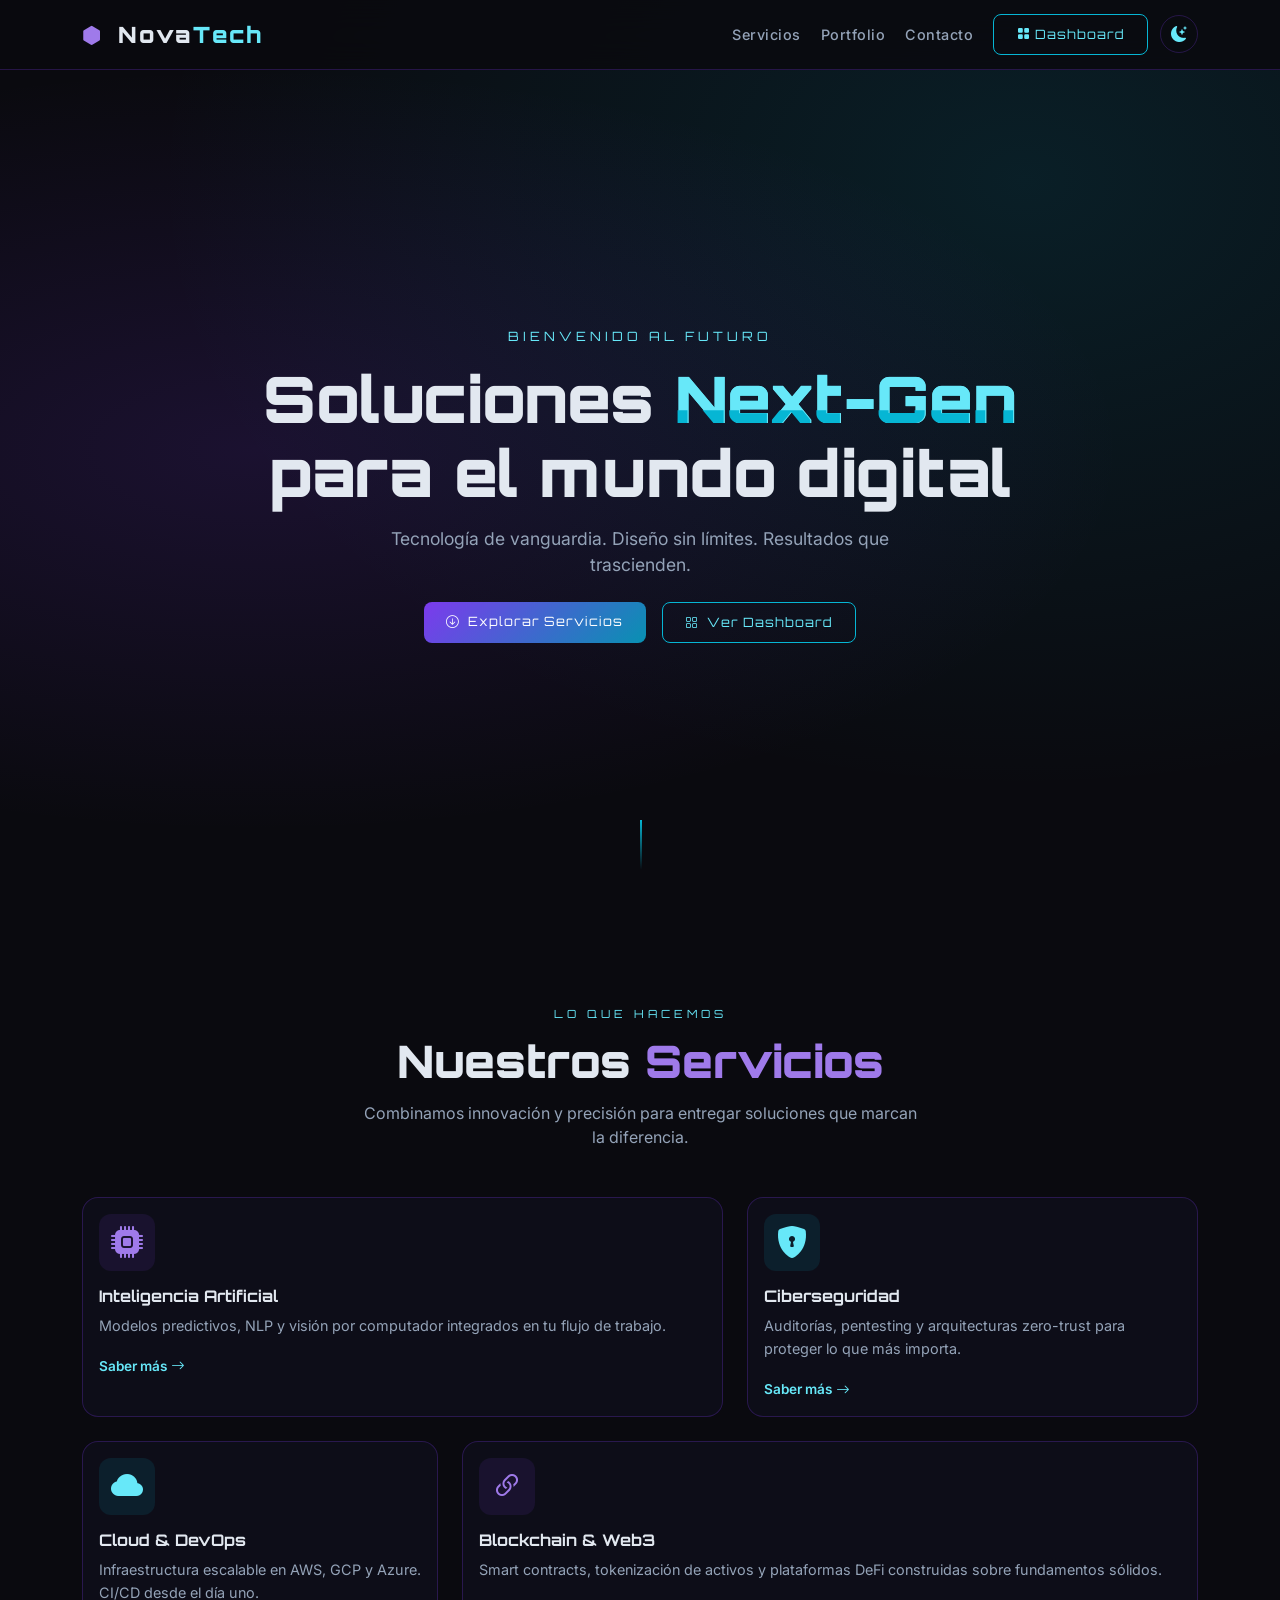
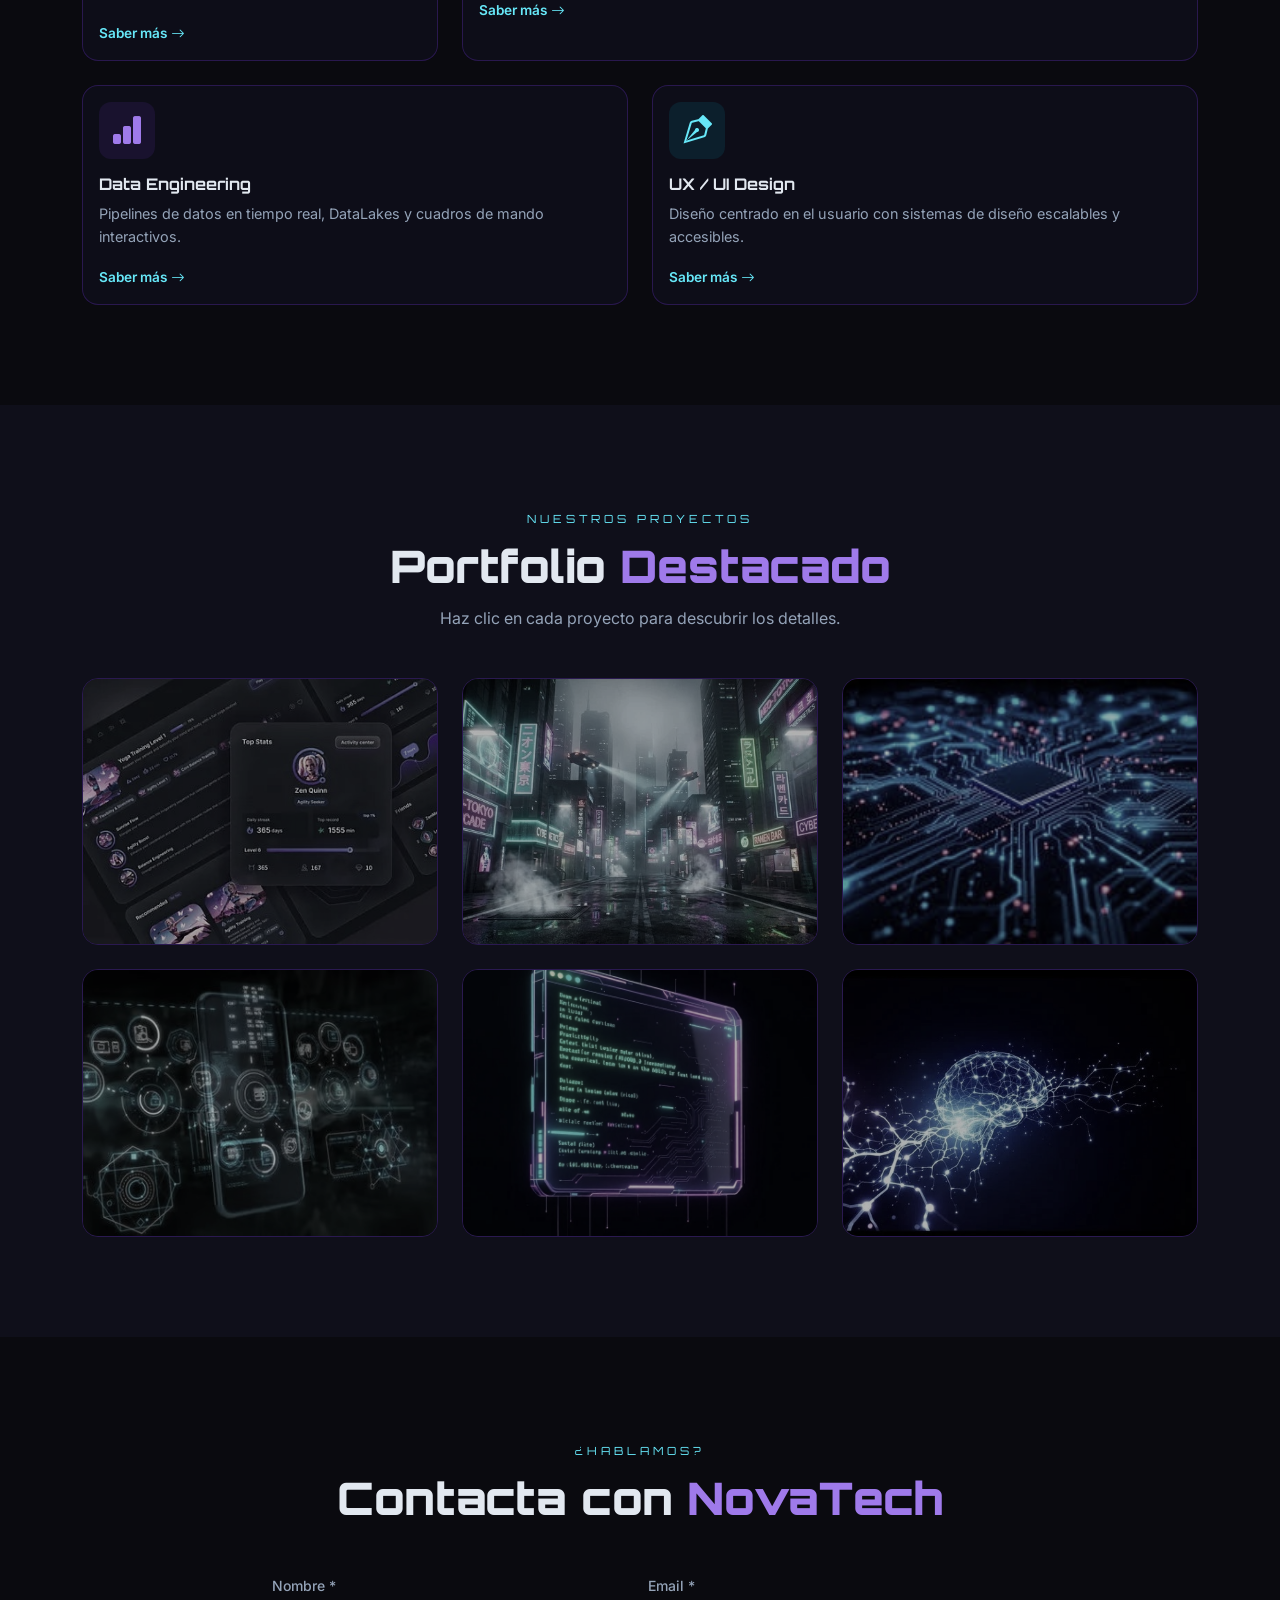
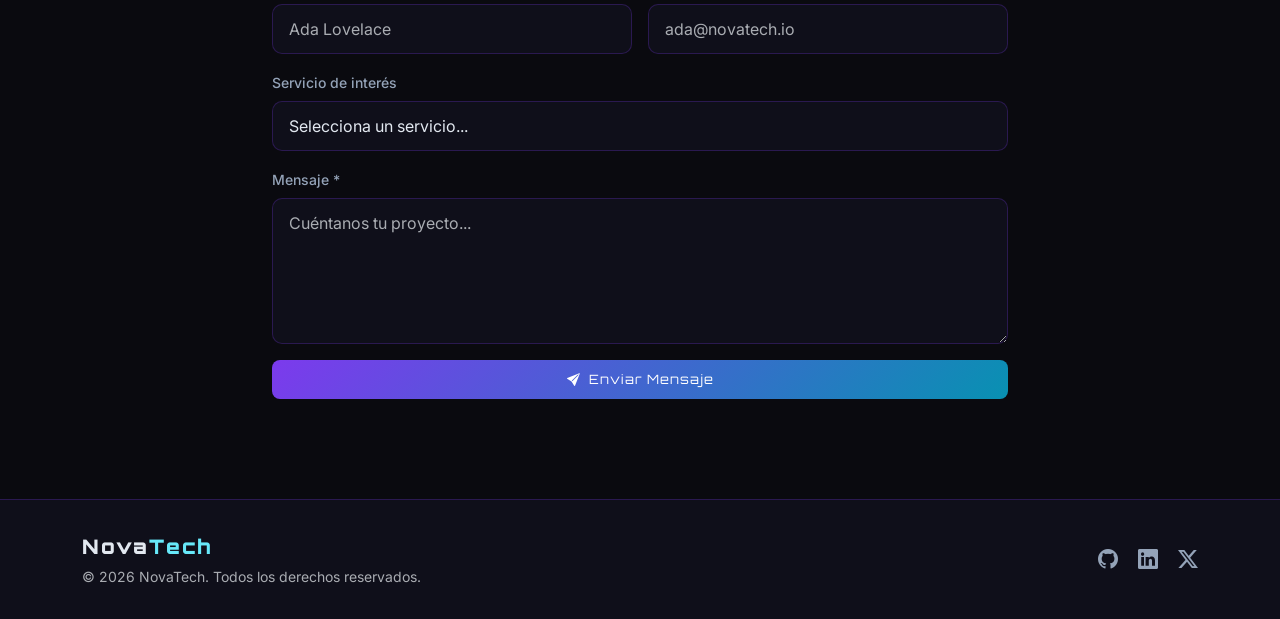
<file: index.html>
<!DOCTYPE html>
<html lang="es" data-bs-theme="dark">
<head>
  <meta charset="UTF-8" />
  <meta name="viewport" content="width=device-width, initial-scale=1.0" />
  <title>NovaTech — Next Generation Solutions</title>
  <link
    href="https://cdn.jsdelivr.net/npm/bootstrap@5.3.3/dist/css/bootstrap.min.css"
    rel="stylesheet"
  />
  <link
    href="https://cdn.jsdelivr.net/npm/bootstrap-icons@1.11.3/font/bootstrap-icons.min.css"
    rel="stylesheet"
  />
  <link
    href="https://fonts.googleapis.com/css2?family=Orbitron:wght@400;700;900&family=Inter:wght@300;400;500;600&display=swap"
    rel="stylesheet"
  />
  <link rel="stylesheet" href="css/style.css" />
</head>

<body>

  <!-- NAVBAR -->
  <nav class="navbar navbar-expand-lg fixed-top nt-navbar" id="mainNav">
    <div class="container">
      <a class="navbar-brand nt-brand" href="#">
        <span class="nt-logo-icon"><i class="bi bi-hexagon-fill"></i></span>
        Nova<span class="nt-brand-accent">Tech</span>
      </a>
      <button class="navbar-toggler" type="button"
        data-bs-toggle="collapse" data-bs-target="#navMenu"
        aria-controls="navMenu" aria-expanded="false"
        aria-label="Abrir menú">
        <span class="navbar-toggler-icon"></span>
      </button>
      <div class="collapse navbar-collapse" id="navMenu">
        <ul class="navbar-nav ms-auto align-items-center gap-1">
          <li class="nav-item"><a class="nav-link nt-nav-link" href="#servicios">Servicios</a></li>
          <li class="nav-item"><a class="nav-link nt-nav-link" href="#portfolio">Portfolio</a></li>
          <li class="nav-item"><a class="nav-link nt-nav-link" href="#contacto">Contacto</a></li>
          <li class="nav-item">
            <a class="btn nt-btn-outline btn-sm ms-2" href="dashboard.html">
              <i class="bi bi-grid-fill me-1"></i>Dashboard
            </a>
          </li>
          <!-- Toggle dark/light -->
          <li class="nav-item ms-2">
            <button class="nt-theme-toggle" id="themeToggle" aria-label="Cambiar tema">
              <i class="bi bi-moon-stars-fill" id="themeIcon"></i>
            </button>
          </li>
        </ul>
      </div>
    </div>
  </nav>

  <!-- HERO SECTION
       (contenido en commit 2) -->
  <section id="hero" class="nt-hero">
    <!-- Partículas decorativas (CSS puro) -->
    <div class="nt-particles" aria-hidden="true">
      <span></span><span></span><span></span><span></span>
      <span></span><span></span><span></span><span></span>
      <span></span><span></span><span></span><span></span>
    </div>
    <div class="container h-100 d-flex align-items-center justify-content-center">
      <div class="nt-hero-content text-center">
        <p class="nt-hero-tagline">Bienvenido al futuro</p>
        <h1 class="nt-hero-title">
          Soluciones <span class="nt-glitch" data-text="Next-Gen">Next-Gen</span><br>
          para el mundo digital
        </h1>
        <p class="nt-hero-subtitle">
          Tecnología de vanguardia. Diseño sin límites. Resultados que trascienden.
        </p>
        <div class="nt-hero-cta d-flex gap-3 justify-content-center flex-wrap mt-4">
          <a href="#servicios" class="btn nt-btn-primary btn-lg">
            <i class="bi bi-arrow-down-circle me-2"></i>Explorar Servicios
          </a>
          <a href="dashboard.html" class="btn nt-btn-outline btn-lg">
            <i class="bi bi-grid me-2"></i>Ver Dashboard
          </a>
        </div>
      </div>
    </div>
    <!-- Línea de scroll -->
    <div class="nt-scroll-indicator" aria-hidden="true">
      <span></span>
    </div>
  </section>

  <!-- ════════════════════════════════════════════
       SERVICIOS
       (contenido en commit 3)
  ════════════════════════════════════════════ -->
  <section id="servicios" class="nt-section">
    <div class="container">
      <div class="nt-section-header text-center mb-5">
        <span class="nt-section-label">Lo que hacemos</span>
        <h2 class="nt-section-title">Nuestros <span class="nt-text-accent">Servicios</span></h2>
        <p class="nt-section-desc">Combinamos innovación y precisión para entregar soluciones que marcan la diferencia.</p>
      </div>
      <!-- Grid asimétrico (CSS Grid nativo, no Bootstrap) -->
      <div class="nt-services-grid">

        <article class="card nt-card nt-card--wide" aria-label="Servicio de IA">
          <div class="card-body">
            <div class="nt-card-icon"><i class="bi bi-cpu-fill"></i></div>
            <h3 class="card-title">Inteligencia Artificial</h3>
            <p class="card-text">Modelos predictivos, NLP y visión por computador integrados en tu flujo de trabajo.</p>
            <a href="#contacto" class="nt-card-link">Saber más <i class="bi bi-arrow-right"></i></a>
          </div>
        </article>

        <article class="card nt-card" aria-label="Servicio de Ciberseguridad">
          <div class="card-body">
            <div class="nt-card-icon nt-icon-cyan"><i class="bi bi-shield-lock-fill"></i></div>
            <h3 class="card-title">Ciberseguridad</h3>
            <p class="card-text">Auditorías, pentesting y arquitecturas zero-trust para proteger lo que más importa.</p>
            <a href="#contacto" class="nt-card-link">Saber más <i class="bi bi-arrow-right"></i></a>
          </div>
        </article>

        <article class="card nt-card" aria-label="Servicio Cloud">
          <div class="card-body">
            <div class="nt-card-icon nt-icon-cyan"><i class="bi bi-cloud-fill"></i></div>
            <h3 class="card-title">Cloud & DevOps</h3>
            <p class="card-text">Infraestructura escalable en AWS, GCP y Azure. CI/CD desde el día uno.</p>
            <a href="#contacto" class="nt-card-link">Saber más <i class="bi bi-arrow-right"></i></a>
          </div>
        </article>

        <article class="card nt-card nt-card--wide" aria-label="Servicio de Blockchain">
          <div class="card-body">
            <div class="nt-card-icon"><i class="bi bi-link-45deg"></i></div>
            <h3 class="card-title">Blockchain & Web3</h3>
            <p class="card-text">Smart contracts, tokenización de activos y plataformas DeFi construidas sobre fundamentos sólidos.</p>
            <a href="#contacto" class="nt-card-link">Saber más <i class="bi bi-arrow-right"></i></a>
          </div>
        </article>

        <article class="card nt-card" aria-label="Servicio de Data">
          <div class="card-body">
            <div class="nt-card-icon"><i class="bi bi-bar-chart-fill"></i></div>
            <h3 class="card-title">Data Engineering</h3>
            <p class="card-text">Pipelines de datos en tiempo real, DataLakes y cuadros de mando interactivos.</p>
            <a href="#contacto" class="nt-card-link">Saber más <i class="bi bi-arrow-right"></i></a>
          </div>
        </article>

        <article class="card nt-card" aria-label="Servicio de UX">
          <div class="card-body">
            <div class="nt-card-icon nt-icon-cyan"><i class="bi bi-vector-pen"></i></div>
            <h3 class="card-title">UX / UI Design</h3>
            <p class="card-text">Diseño centrado en el usuario con sistemas de diseño escalables y accesibles.</p>
            <a href="#contacto" class="nt-card-link">Saber más <i class="bi bi-arrow-right"></i></a>
          </div>
        </article>

      </div><!-- /nt-services-grid -->
    </div>
  </section>

  <!-- ════════════════════════════════════════════
       PORTFOLIO / GALERÍA
       (commit 4)
  ════════════════════════════════════════════ -->
  <section id="portfolio" class="nt-section nt-section--alt">
    <div class="container">
      <div class="nt-section-header text-center mb-5">
        <span class="nt-section-label">Nuestros proyectos</span>
        <h2 class="nt-section-title">Portfolio <span class="nt-text-accent">Destacado</span></h2>
        <p class="nt-section-desc">Haz clic en cada proyecto para descubrir los detalles.</p>
      </div>

      <div class="row g-4">

        <!-- Proyecto 1 -->
        <div class="col-md-6 col-lg-4">
          <div class="nt-gallery-item" data-bs-toggle="modal" data-bs-target="#modal1"
               role="button" tabindex="0" aria-label="Ver proyecto Analytix AI">
            <img src="img/dark-ui.jpg" alt="Dashboard de analítica con UI oscura" class="nt-gallery-img" />
            <div class="nt-gallery-overlay">
              <i class="bi bi-zoom-in"></i>
              <span>Analytix AI</span>
            </div>
          </div>
        </div>

        <!-- Proyecto 2 -->
        <div class="col-md-6 col-lg-4">
          <div class="nt-gallery-item" data-bs-toggle="modal" data-bs-target="#modal2"
               role="button" tabindex="0" aria-label="Ver proyecto Smart City Platform">
            <img src="img/cyberpunk-city.jpg" alt="Ciudad cyberpunk con neones" class="nt-gallery-img" />
            <div class="nt-gallery-overlay">
              <i class="bi bi-zoom-in"></i>
              <span>Smart City Platform</span>
            </div>
          </div>
        </div>

        <!-- Proyecto 3 -->
        <div class="col-md-6 col-lg-4">
          <div class="nt-gallery-item" data-bs-toggle="modal" data-bs-target="#modal3"
               role="button" tabindex="0" aria-label="Ver proyecto IoT Infrastructure">
            <img src="img/circuit-board.jpg" alt="Placa de circuitos con luz azul" class="nt-gallery-img" />
            <div class="nt-gallery-overlay">
              <i class="bi bi-zoom-in"></i>
              <span>IoT Infrastructure</span>
            </div>
          </div>
        </div>

        <!-- Proyecto 4 -->
        <div class="col-md-6 col-lg-4">
          <div class="nt-gallery-item" data-bs-toggle="modal" data-bs-target="#modal4"
               role="button" tabindex="0" aria-label="Ver proyecto AR Platform">
            <img src="img/hologram.jpg" alt="Interfaz holográfica futurista" class="nt-gallery-img" />
            <div class="nt-gallery-overlay">
              <i class="bi bi-zoom-in"></i>
              <span>AR Platform</span>
            </div>
          </div>
        </div>

        <!-- Proyecto 5 -->
        <div class="col-md-6 col-lg-4">
          <div class="nt-gallery-item" data-bs-toggle="modal" data-bs-target="#modal5"
               role="button" tabindex="0" aria-label="Ver proyecto DevOps Suite">
            <img src="img/terminal.jpg" alt="Terminal de código flotante" class="nt-gallery-img" />
            <div class="nt-gallery-overlay">
              <i class="bi bi-zoom-in"></i>
              <span>DevOps Suite</span>
            </div>
          </div>
        </div>

        <!-- Proyecto 6 -->
        <div class="col-md-6 col-lg-4">
          <div class="nt-gallery-item" data-bs-toggle="modal" data-bs-target="#modal6"
               role="button" tabindex="0" aria-label="Ver proyecto ML Engine">
            <img src="img/neural.jpg" alt="Red neuronal luminosa" class="nt-gallery-img" />
            <div class="nt-gallery-overlay">
              <i class="bi bi-zoom-in"></i>
              <span>ML Engine</span>
            </div>
          </div>
        </div>

      </div><!-- /row -->
    </div>

    <!-- MODALES Bootstrap -->
    <div class="modal fade" id="modal1" tabindex="-1" aria-label="Analytix AI" aria-hidden="true">
      <div class="modal-dialog modal-lg modal-dialog-centered">
        <div class="modal-content nt-modal">
          <div class="modal-header nt-modal-header">
            <h5 class="modal-title"><i class="bi bi-bar-chart-fill me-2 nt-text-accent"></i>Analytix AI</h5>
            <button type="button" class="btn-close btn-close-white" data-bs-dismiss="modal" aria-label="Cerrar"></button>
          </div>
          <div class="modal-body">
            <img src="img/dark-ui.jpg" alt="Dashboard Analytix AI" class="img-fluid rounded mb-3" />
            <p>Plataforma de analítica de negocio con modelos de ML integrados. Visualización en tiempo real, alertas predictivas y reporting automatizado para equipos de datos.</p>
            <div class="d-flex gap-2 flex-wrap">
              <span class="badge nt-badge">Python</span>
              <span class="badge nt-badge">TensorFlow</span>
              <span class="badge nt-badge nt-badge--cyan">React</span>
              <span class="badge nt-badge nt-badge--cyan">FastAPI</span>
            </div>
          </div>
          <div class="modal-footer nt-modal-footer">
            <button class="btn nt-btn-outline" data-bs-dismiss="modal">Cerrar</button>
            <a href="#contacto" class="btn nt-btn-primary" data-bs-dismiss="modal">Solicitar demo</a>
          </div>
        </div>
      </div>
    </div>

    <div class="modal fade" id="modal2" tabindex="-1" aria-label="Smart City Platform" aria-hidden="true">
      <div class="modal-dialog modal-lg modal-dialog-centered">
        <div class="modal-content nt-modal">
          <div class="modal-header nt-modal-header">
            <h5 class="modal-title"><i class="bi bi-buildings-fill me-2 nt-text-accent"></i>Smart City Platform</h5>
            <button type="button" class="btn-close btn-close-white" data-bs-dismiss="modal" aria-label="Cerrar"></button>
          </div>
          <div class="modal-body">
            <img src="img/cyberpunk-city.jpg" alt="Smart City" class="img-fluid rounded mb-3" />
            <p>Sistema integrado de gestión urbana: tráfico, energía y servicios ciudadanos en una única plataforma IoT con dashboards en tiempo real.</p>
            <div class="d-flex gap-2 flex-wrap">
              <span class="badge nt-badge">IoT</span>
              <span class="badge nt-badge">MQTT</span>
              <span class="badge nt-badge nt-badge--cyan">Grafana</span>
              <span class="badge nt-badge nt-badge--cyan">Kubernetes</span>
            </div>
          </div>
          <div class="modal-footer nt-modal-footer">
            <button class="btn nt-btn-outline" data-bs-dismiss="modal">Cerrar</button>
            <a href="#contacto" class="btn nt-btn-primary" data-bs-dismiss="modal">Solicitar demo</a>
          </div>
        </div>
      </div>
    </div>

    <div class="modal fade" id="modal3" tabindex="-1" aria-label="IoT Infrastructure" aria-hidden="true">
      <div class="modal-dialog modal-lg modal-dialog-centered">
        <div class="modal-content nt-modal">
          <div class="modal-header nt-modal-header">
            <h5 class="modal-title"><i class="bi bi-cpu me-2 nt-text-accent"></i>IoT Infrastructure</h5>
            <button type="button" class="btn-close btn-close-white" data-bs-dismiss="modal" aria-label="Cerrar"></button>
          </div>
          <div class="modal-body">
            <img src="img/circuit-board.jpg" alt="IoT Infrastructure" class="img-fluid rounded mb-3" />
            <p>Arquitectura de dispositivos conectados con edge computing, gestión de firmware OTA y protocolos de comunicación seguros para entornos industriales.</p>
            <div class="d-flex gap-2 flex-wrap">
              <span class="badge nt-badge">C/C++</span>
              <span class="badge nt-badge">RTOS</span>
              <span class="badge nt-badge nt-badge--cyan">AWS IoT</span>
              <span class="badge nt-badge nt-badge--cyan">LoRaWAN</span>
            </div>
          </div>
          <div class="modal-footer nt-modal-footer">
            <button class="btn nt-btn-outline" data-bs-dismiss="modal">Cerrar</button>
            <a href="#contacto" class="btn nt-btn-primary" data-bs-dismiss="modal">Solicitar demo</a>
          </div>
        </div>
      </div>
    </div>

    <div class="modal fade" id="modal4" tabindex="-1" aria-label="AR Platform" aria-hidden="true">
      <div class="modal-dialog modal-lg modal-dialog-centered">
        <div class="modal-content nt-modal">
          <div class="modal-header nt-modal-header">
            <h5 class="modal-title"><i class="bi bi-headset me-2 nt-text-accent"></i>AR Platform</h5>
            <button type="button" class="btn-close btn-close-white" data-bs-dismiss="modal" aria-label="Cerrar"></button>
          </div>
          <div class="modal-body">
            <img src="img/hologram.jpg" alt="AR Platform" class="img-fluid rounded mb-3" />
            <p>Plataforma de realidad aumentada para formación técnica y mantenimiento industrial. Superposición de información en tiempo real sobre entornos físicos.</p>
            <div class="d-flex gap-2 flex-wrap">
              <span class="badge nt-badge">Unity</span>
              <span class="badge nt-badge">ARCore</span>
              <span class="badge nt-badge nt-badge--cyan">WebXR</span>
              <span class="badge nt-badge nt-badge--cyan">Three.js</span>
            </div>
          </div>
          <div class="modal-footer nt-modal-footer">
            <button class="btn nt-btn-outline" data-bs-dismiss="modal">Cerrar</button>
            <a href="#contacto" class="btn nt-btn-primary" data-bs-dismiss="modal">Solicitar demo</a>
          </div>
        </div>
      </div>
    </div>

    <div class="modal fade" id="modal5" tabindex="-1" aria-label="DevOps Suite" aria-hidden="true">
      <div class="modal-dialog modal-lg modal-dialog-centered">
        <div class="modal-content nt-modal">
          <div class="modal-header nt-modal-header">
            <h5 class="modal-title"><i class="bi bi-terminal-fill me-2 nt-text-accent"></i>DevOps Suite</h5>
            <button type="button" class="btn-close btn-close-white" data-bs-dismiss="modal" aria-label="Cerrar"></button>
          </div>
          <div class="modal-body">
            <img src="img/terminal.jpg" alt="DevOps Suite" class="img-fluid rounded mb-3" />
            <p>Suite de herramientas DevOps: pipelines CI/CD, monitorización de infraestructura, gestión de secretos y despliegues blue-green automatizados.</p>
            <div class="d-flex gap-2 flex-wrap">
              <span class="badge nt-badge">GitLab CI</span>
              <span class="badge nt-badge">Terraform</span>
              <span class="badge nt-badge nt-badge--cyan">Docker</span>
              <span class="badge nt-badge nt-badge--cyan">Prometheus</span>
            </div>
          </div>
          <div class="modal-footer nt-modal-footer">
            <button class="btn nt-btn-outline" data-bs-dismiss="modal">Cerrar</button>
            <a href="#contacto" class="btn nt-btn-primary" data-bs-dismiss="modal">Solicitar demo</a>
          </div>
        </div>
      </div>
    </div>

    <div class="modal fade" id="modal6" tabindex="-1" aria-label="ML Engine" aria-hidden="true">
      <div class="modal-dialog modal-lg modal-dialog-centered">
        <div class="modal-content nt-modal">
          <div class="modal-header nt-modal-header">
            <h5 class="modal-title"><i class="bi bi-diagram-3-fill me-2 nt-text-accent"></i>ML Engine</h5>
            <button type="button" class="btn-close btn-close-white" data-bs-dismiss="modal" aria-label="Cerrar"></button>
          </div>
          <div class="modal-body">
            <img src="img/neural.jpg" alt="ML Engine" class="img-fluid rounded mb-3" />
            <p>Motor de Machine Learning como servicio: entrenamiento distribuido, versionado de modelos, A/B testing y serving de inferencia de baja latencia.</p>
            <div class="d-flex gap-2 flex-wrap">
              <span class="badge nt-badge">PyTorch</span>
              <span class="badge nt-badge">MLflow</span>
              <span class="badge nt-badge nt-badge--cyan">Ray</span>
              <span class="badge nt-badge nt-badge--cyan">ONNX</span>
            </div>
          </div>
          <div class="modal-footer nt-modal-footer">
            <button class="btn nt-btn-outline" data-bs-dismiss="modal">Cerrar</button>
            <a href="#contacto" class="btn nt-btn-primary" data-bs-dismiss="modal">Solicitar demo</a>
          </div>
        </div>
      </div>
    </div>

  </section>

  <!-- ════════════════════════════════════════════
       FORMULARIO DE CONTACTO
       (commit 5)
  ════════════════════════════════════════════ -->
  <section id="contacto" class="nt-section">
    <div class="container">
      <div class="row justify-content-center">
        <div class="col-lg-8">
          <div class="nt-section-header text-center mb-5">
            <span class="nt-section-label">¿Hablamos?</span>
            <h2 class="nt-section-title">Contacta con <span class="nt-text-accent">NovaTech</span></h2>
          </div>
          <form id="contactForm" class="nt-form needs-validation" novalidate aria-label="Formulario de contacto">
            <div class="row g-3">
              <div class="col-md-6">
                <label for="nombre" class="form-label">Nombre <span aria-hidden="true">*</span></label>
                <input type="text" class="form-control nt-input" id="nombre"
                  placeholder="Ada Lovelace" required minlength="2"
                  aria-required="true" />
                <div class="valid-feedback">¡Perfecto!</div>
                <div class="invalid-feedback">Introduce tu nombre (mín. 2 caracteres).</div>
              </div>
              <div class="col-md-6">
                <label for="email" class="form-label">Email <span aria-hidden="true">*</span></label>
                <input type="email" class="form-control nt-input" id="email"
                  placeholder="ada@novatech.io" required
                  aria-required="true" />
                <div class="valid-feedback">¡Perfecto!</div>
                <div class="invalid-feedback">Introduce un email válido.</div>
              </div>
              <div class="col-12">
                <label for="servicio" class="form-label">Servicio de interés</label>
                <select class="form-select nt-input" id="servicio" aria-label="Selecciona un servicio">
                  <option value="" selected>Selecciona un servicio...</option>
                  <option value="ia">Inteligencia Artificial</option>
                  <option value="cyber">Ciberseguridad</option>
                  <option value="cloud">Cloud & DevOps</option>
                  <option value="blockchain">Blockchain & Web3</option>
                  <option value="data">Data Engineering</option>
                  <option value="ux">UX / UI Design</option>
                </select>
              </div>
              <div class="col-12">
                <label for="mensaje" class="form-label">Mensaje <span aria-hidden="true">*</span></label>
                <textarea class="form-control nt-input" id="mensaje" rows="5"
                  placeholder="Cuéntanos tu proyecto..." required minlength="20"
                  aria-required="true"></textarea>
                <div class="valid-feedback">¡Mensaje recibido!</div>
                <div class="invalid-feedback">El mensaje debe tener al menos 20 caracteres.</div>
              </div>
              <div class="col-12 d-grid">
                <button type="submit" class="btn nt-btn-primary btn-lg">
                  <i class="bi bi-send-fill me-2"></i>Enviar Mensaje
                </button>
              </div>
            </div>
          </form>
        </div>
      </div>
    </div>
  </section>

  <!-- ════════════════════════════════════════════
       FOOTER
  ════════════════════════════════════════════ -->
  <footer class="nt-footer">
    <div class="container">
      <div class="row align-items-center">
        <div class="col-md-6 text-center text-md-start mb-3 mb-md-0">
          <span class="nt-brand fs-5">Nova<span class="nt-brand-accent">Tech</span></span>
          <p class="mb-0 mt-1 text-muted small">© 2026 NovaTech. Todos los derechos reservados.</p>
        </div>
        <div class="col-md-6 text-center text-md-end">
          <a href="#" class="nt-footer-link me-3" aria-label="GitHub"><i class="bi bi-github fs-5"></i></a>
          <a href="#" class="nt-footer-link me-3" aria-label="LinkedIn"><i class="bi bi-linkedin fs-5"></i></a>
          <a href="#" class="nt-footer-link" aria-label="Twitter/X"><i class="bi bi-twitter-x fs-5"></i></a>
        </div>
      </div>
    </div>
  </footer>

  <!-- Toast de confirmación de formulario -->
  <div class="toast-container position-fixed bottom-0 end-0 p-3" style="z-index:9999">
    <div id="formToast" class="toast nt-toast" role="alert" aria-live="assertive" aria-atomic="true">
      <div class="toast-header nt-toast-header">
        <i class="bi bi-check-circle-fill me-2 text-success"></i>
        <strong class="me-auto">NovaTech</strong>
        <button type="button" class="btn-close btn-close-white" data-bs-dismiss="toast" aria-label="Cerrar"></button>
      </div>
      <div class="toast-body">
        ¡Mensaje enviado! Te responderemos en menos de 24h. 🚀
      </div>
    </div>
  </div>

  <!-- Bootstrap 5 JS -->
  <script src="https://cdn.jsdelivr.net/npm/bootstrap@5.3.3/dist/js/bootstrap.bundle.min.js"></script>
  <script src="js/main.js"></script>
</body>
</html>
</file>
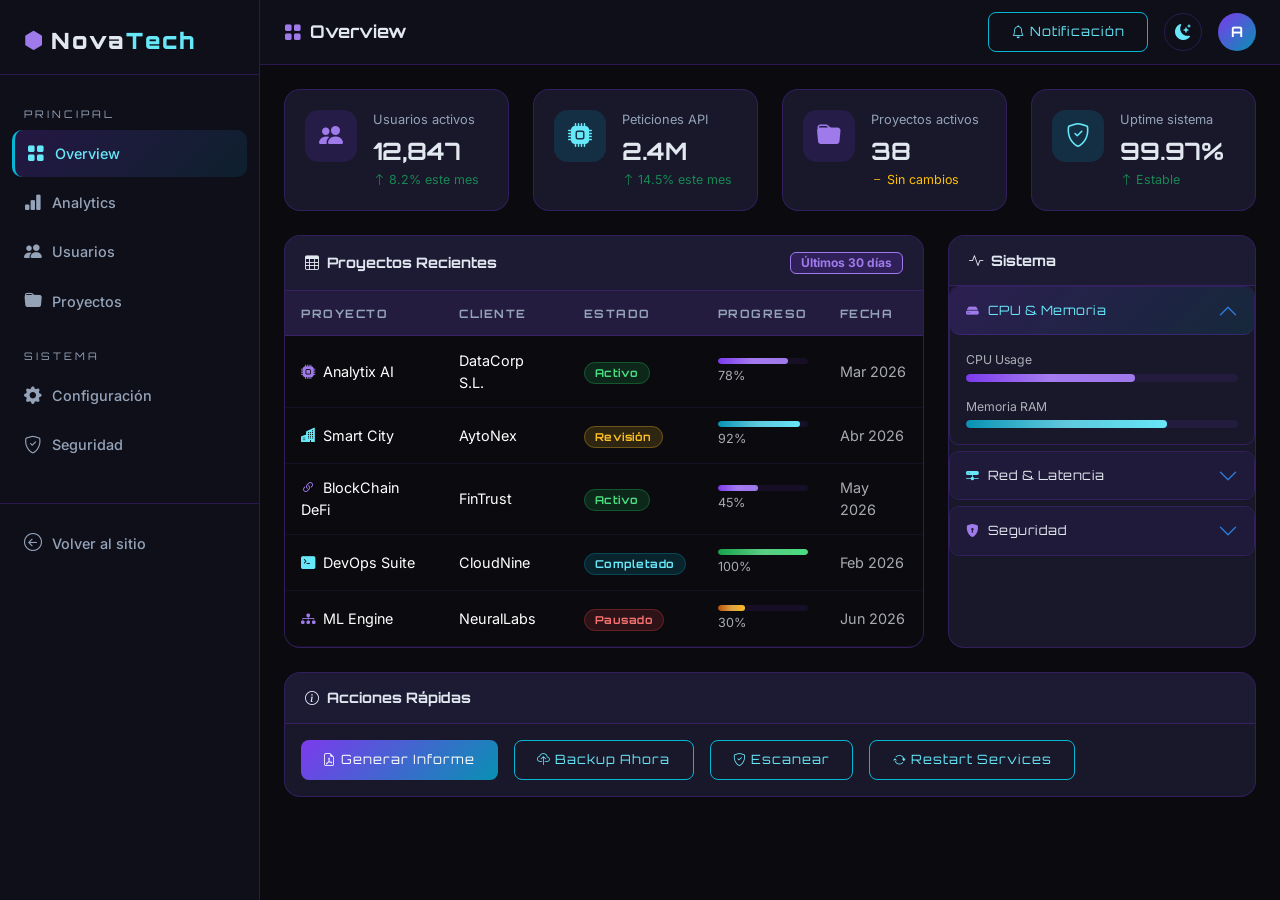
<file: dashboard.html>
<!DOCTYPE html>
<html lang="es" data-bs-theme="dark">
<head>
  <meta charset="UTF-8" />
  <meta name="viewport" content="width=device-width, initial-scale=1.0" />
  <title>NovaTech — Dashboard</title>
  <link href="https://cdn.jsdelivr.net/npm/bootstrap@5.3.3/dist/css/bootstrap.min.css" rel="stylesheet" />
  <link href="https://cdn.jsdelivr.net/npm/bootstrap-icons@1.11.3/font/bootstrap-icons.min.css" rel="stylesheet" />
  <link href="https://fonts.googleapis.com/css2?family=Orbitron:wght@400;700;900&family=Inter:wght@300;400;500;600&display=swap" rel="stylesheet" />
  <link rel="stylesheet" href="css/style.css" />
</head>
<body class="nt-dashboard-body">

  <!-- OFFCANVAS (visible solo en móvil) -->
  <div class="offcanvas offcanvas-start nt-offcanvas" tabindex="-1"
       id="sidebarOffcanvas" aria-labelledby="sidebarOffcanvasLabel">
    <div class="offcanvas-header nt-offcanvas-header">
      <h5 class="offcanvas-title nt-brand" id="sidebarOffcanvasLabel">
        Nova<span class="nt-brand-accent">Tech</span>
      </h5>
      <button type="button" class="btn-close btn-close-white"
              data-bs-dismiss="offcanvas" aria-label="Cerrar menú"></button>
    </div>
    <div class="offcanvas-body p-0">
      <nav aria-label="Menú principal del panel">
        <ul class="nt-sidebar-nav list-unstyled">
          <li class="nt-sidebar-section">Principal</li>
          <li><a href="#" class="nt-sidebar-link active" aria-current="page">
            <i class="bi bi-grid-fill"></i> Overview
          </a></li>
          <li><a href="#" class="nt-sidebar-link">
            <i class="bi bi-bar-chart-fill"></i> Analytics
          </a></li>
          <li><a href="#" class="nt-sidebar-link">
            <i class="bi bi-people-fill"></i> Usuarios
          </a></li>
          <li class="nt-sidebar-section mt-3">Sistema</li>
          <li><a href="#" class="nt-sidebar-link">
            <i class="bi bi-gear-fill"></i> Configuración
          </a></li>
          <li><a href="#" class="nt-sidebar-link">
            <i class="bi bi-shield-check"></i> Seguridad
          </a></li>
          <li class="mt-auto">
            <a href="index.html" class="nt-sidebar-link">
              <i class="bi bi-arrow-left-circle"></i> Volver al sitio
            </a>
          </li>
        </ul>
      </nav>
    </div>
  </div>

  <!-- LAYOUT PRINCIPAL -->
  <div class="nt-dashboard-wrapper">

    <!-- SIDEBAR (fijo, solo desktop) -->
    <aside class="nt-sidebar d-none d-lg-flex flex-column" aria-label="Menú lateral">
      <div class="nt-sidebar-brand">
        <i class="bi bi-hexagon-fill nt-text-accent me-2"></i>
        <span class="nt-brand">Nova<span class="nt-brand-accent">Tech</span></span>
      </div>
      <nav aria-label="Menú de navegación del panel">
        <ul class="nt-sidebar-nav list-unstyled flex-grow-1">
          <li class="nt-sidebar-section">Principal</li>
          <li><a href="#" class="nt-sidebar-link active" aria-current="page">
            <i class="bi bi-grid-fill"></i> Overview
          </a></li>
          <li><a href="#" class="nt-sidebar-link">
            <i class="bi bi-bar-chart-fill"></i> Analytics
          </a></li>
          <li><a href="#" class="nt-sidebar-link">
            <i class="bi bi-people-fill"></i> Usuarios
          </a></li>
          <li><a href="#" class="nt-sidebar-link">
            <i class="bi bi-folder-fill"></i> Proyectos
          </a></li>
          <li class="nt-sidebar-section mt-3">Sistema</li>
          <li><a href="#" class="nt-sidebar-link">
            <i class="bi bi-gear-fill"></i> Configuración
          </a></li>
          <li><a href="#" class="nt-sidebar-link">
            <i class="bi bi-shield-check"></i> Seguridad
          </a></li>
        </ul>
      </nav>
      <div class="nt-sidebar-footer">
        <a href="index.html" class="nt-sidebar-link">
          <i class="bi bi-arrow-left-circle"></i> Volver al sitio
        </a>
      </div>
    </aside>

    <!-- CONTENIDO PRINCIPAL -->
    <main class="nt-dashboard-main" id="mainContent">

      <!-- Topbar -->
      <header class="nt-topbar d-flex align-items-center justify-content-between">
        <!-- Botón offcanvas (solo móvil) -->
        <button class="btn nt-btn-icon d-lg-none me-2"
                type="button" data-bs-toggle="offcanvas"
                data-bs-target="#sidebarOffcanvas"
                aria-controls="sidebarOffcanvas"
                aria-label="Abrir menú lateral">
          <i class="bi bi-list fs-4"></i>
        </button>
        <h1 class="nt-topbar-title mb-0">
          <i class="bi bi-grid-fill nt-text-accent me-2"></i>Overview
        </h1>
        <div class="d-flex align-items-center gap-3">
          <!-- Botón Toast -->
          <button class="btn nt-btn-outline btn-sm" id="showToastBtn">
            <i class="bi bi-bell me-1"></i>Notificación
          </button>
          <!-- Theme toggle -->
          <button class="nt-theme-toggle" id="themeToggleDash" aria-label="Cambiar tema">
            <i class="bi bi-moon-stars-fill" id="themeIconDash"></i>
          </button>
          <div class="nt-avatar" aria-label="Usuario: Admin">A</div>
        </div>
      </header>

      <div class="nt-dashboard-content p-4">

        <!-- ── STAT CARDS ── -->
        <div class="row g-4 mb-4">
          <div class="col-sm-6 col-xl-3">
            <div class="nt-stat-card">
              <div class="nt-stat-icon nt-stat-icon--purple"><i class="bi bi-people-fill"></i></div>
              <div>
                <p class="nt-stat-label">Usuarios activos</p>
                <p class="nt-stat-value">12,847</p>
                <p class="nt-stat-change text-success"><i class="bi bi-arrow-up"></i> 8.2% este mes</p>
              </div>
            </div>
          </div>
          <div class="col-sm-6 col-xl-3">
            <div class="nt-stat-card">
              <div class="nt-stat-icon nt-stat-icon--cyan"><i class="bi bi-cpu-fill"></i></div>
              <div>
                <p class="nt-stat-label">Peticiones API</p>
                <p class="nt-stat-value">2.4M</p>
                <p class="nt-stat-change text-success"><i class="bi bi-arrow-up"></i> 14.5% este mes</p>
              </div>
            </div>
          </div>
          <div class="col-sm-6 col-xl-3">
            <div class="nt-stat-card">
              <div class="nt-stat-icon nt-stat-icon--purple"><i class="bi bi-folder-fill"></i></div>
              <div>
                <p class="nt-stat-label">Proyectos activos</p>
                <p class="nt-stat-value">38</p>
                <p class="nt-stat-change text-warning"><i class="bi bi-dash"></i> Sin cambios</p>
              </div>
            </div>
          </div>
          <div class="col-sm-6 col-xl-3">
            <div class="nt-stat-card">
              <div class="nt-stat-icon nt-stat-icon--cyan"><i class="bi bi-shield-check"></i></div>
              <div>
                <p class="nt-stat-label">Uptime sistema</p>
                <p class="nt-stat-value">99.97%</p>
                <p class="nt-stat-change text-success"><i class="bi bi-arrow-up"></i> Estable</p>
              </div>
            </div>
          </div>
        </div>

        <!-- ── FILA: TABLA + ACCORDION ── -->
        <div class="row g-4 mb-4">

          <!-- TABLA DE DATOS -->
          <div class="col-lg-8">
            <div class="nt-widget">
              <div class="nt-widget-header d-flex justify-content-between align-items-center">
                <h2 class="nt-widget-title"><i class="bi bi-table me-2"></i>Proyectos Recientes</h2>
                <span class="badge nt-badge">Últimos 30 días</span>
              </div>
              <div class="table-responsive">
                <table class="table nt-table" aria-label="Tabla de proyectos recientes">
                  <thead>
                    <tr>
                      <th scope="col">Proyecto</th>
                      <th scope="col">Cliente</th>
                      <th scope="col">Estado</th>
                      <th scope="col">Progreso</th>
                      <th scope="col">Fecha</th>
                    </tr>
                  </thead>
                  <tbody>
                    <tr>
                      <td><i class="bi bi-cpu-fill nt-text-accent me-2"></i>Analytix AI</td>
                      <td>DataCorp S.L.</td>
                      <td><span class="nt-status nt-status--active">Activo</span></td>
                      <td>
                        <div class="progress nt-progress" style="height:6px" role="progressbar" aria-valuenow="78" aria-valuemin="0" aria-valuemax="100" aria-label="Progreso 78%">
                          <div class="progress-bar nt-progress-bar" style="width:78%"></div>
                        </div>
                        <small class="text-muted">78%</small>
                      </td>
                      <td class="text-muted small">Mar 2026</td>
                    </tr>
                    <tr>
                      <td><i class="bi bi-buildings-fill nt-text-cyan me-2"></i>Smart City</td>
                      <td>AytoNex</td>
                      <td><span class="nt-status nt-status--review">Revisión</span></td>
                      <td>
                        <div class="progress nt-progress" style="height:6px" role="progressbar" aria-valuenow="92" aria-valuemin="0" aria-valuemax="100" aria-label="Progreso 92%">
                          <div class="progress-bar nt-progress-bar nt-progress-bar--cyan" style="width:92%"></div>
                        </div>
                        <small class="text-muted">92%</small>
                      </td>
                      <td class="text-muted small">Abr 2026</td>
                    </tr>
                    <tr>
                      <td><i class="bi bi-link-45deg nt-text-accent me-2"></i>BlockChain DeFi</td>
                      <td>FinTrust</td>
                      <td><span class="nt-status nt-status--active">Activo</span></td>
                      <td>
                        <div class="progress nt-progress" style="height:6px" role="progressbar" aria-valuenow="45" aria-valuemin="0" aria-valuemax="100" aria-label="Progreso 45%">
                          <div class="progress-bar nt-progress-bar" style="width:45%"></div>
                        </div>
                        <small class="text-muted">45%</small>
                      </td>
                      <td class="text-muted small">May 2026</td>
                    </tr>
                    <tr>
                      <td><i class="bi bi-terminal-fill nt-text-cyan me-2"></i>DevOps Suite</td>
                      <td>CloudNine</td>
                      <td><span class="nt-status nt-status--done">Completado</span></td>
                      <td>
                        <div class="progress nt-progress" style="height:6px" role="progressbar" aria-valuenow="100" aria-valuemin="0" aria-valuemax="100" aria-label="Progreso 100%">
                          <div class="progress-bar nt-progress-bar nt-progress-bar--success" style="width:100%"></div>
                        </div>
                        <small class="text-muted">100%</small>
                      </td>
                      <td class="text-muted small">Feb 2026</td>
                    </tr>
                    <tr>
                      <td><i class="bi bi-diagram-3-fill nt-text-accent me-2"></i>ML Engine</td>
                      <td>NeuralLabs</td>
                      <td><span class="nt-status nt-status--pause">Pausado</span></td>
                      <td>
                        <div class="progress nt-progress" style="height:6px" role="progressbar" aria-valuenow="30" aria-valuemin="0" aria-valuemax="100" aria-label="Progreso 30%">
                          <div class="progress-bar nt-progress-bar nt-progress-bar--warn" style="width:30%"></div>
                        </div>
                        <small class="text-muted">30%</small>
                      </td>
                      <td class="text-muted small">Jun 2026</td>
                    </tr>
                  </tbody>
                </table>
              </div>
            </div>
          </div>

          <!-- ACCORDION de métricas del sistema -->
          <div class="col-lg-4">
            <div class="nt-widget h-100">
              <div class="nt-widget-header">
                <h2 class="nt-widget-title"><i class="bi bi-activity me-2"></i>Sistema</h2>
              </div>
              <div class="accordion nt-accordion" id="sysAccordion">
                <div class="accordion-item nt-accordion-item">
                  <h3 class="accordion-header">
                    <button class="accordion-button nt-accordion-btn" type="button"
                      data-bs-toggle="collapse" data-bs-target="#acc1"
                      aria-expanded="true" aria-controls="acc1">
                      <i class="bi bi-hdd-fill me-2 nt-text-accent"></i>CPU & Memoria
                    </button>
                  </h3>
                  <div id="acc1" class="accordion-collapse collapse show" data-bs-parent="#sysAccordion">
                    <div class="accordion-body nt-accordion-body">
                      <p class="mb-1 small text-muted">CPU Usage</p>
                      <div class="progress nt-progress mb-3" style="height:8px" role="progressbar" aria-valuenow="62" aria-valuemin="0" aria-valuemax="100" aria-label="CPU al 62%">
                        <div class="progress-bar nt-progress-bar" style="width:62%"></div>
                      </div>
                      <p class="mb-1 small text-muted">Memoria RAM</p>
                      <div class="progress nt-progress" style="height:8px" role="progressbar" aria-valuenow="74" aria-valuemin="0" aria-valuemax="100" aria-label="RAM al 74%">
                        <div class="progress-bar nt-progress-bar nt-progress-bar--cyan" style="width:74%"></div>
                      </div>
                    </div>
                  </div>
                </div>
                <div class="accordion-item nt-accordion-item">
                  <h3 class="accordion-header">
                    <button class="accordion-button nt-accordion-btn collapsed" type="button"
                      data-bs-toggle="collapse" data-bs-target="#acc2"
                      aria-expanded="false" aria-controls="acc2">
                      <i class="bi bi-hdd-network-fill me-2 nt-text-cyan"></i>Red & Latencia
                    </button>
                  </h3>
                  <div id="acc2" class="accordion-collapse collapse" data-bs-parent="#sysAccordion">
                    <div class="accordion-body nt-accordion-body">
                      <p class="mb-1 small text-muted">Ancho de banda</p>
                      <div class="progress nt-progress mb-3" style="height:8px" role="progressbar" aria-valuenow="38" aria-valuemin="0" aria-valuemax="100" aria-label="Ancho de banda al 38%">
                        <div class="progress-bar nt-progress-bar nt-progress-bar--cyan" style="width:38%"></div>
                      </div>
                      <p class="mb-1 small text-muted">Latencia media: <strong class="nt-text-accent">12ms</strong></p>
                    </div>
                  </div>
                </div>
                <div class="accordion-item nt-accordion-item">
                  <h3 class="accordion-header">
                    <button class="accordion-button nt-accordion-btn collapsed" type="button"
                      data-bs-toggle="collapse" data-bs-target="#acc3"
                      aria-expanded="false" aria-controls="acc3">
                      <i class="bi bi-shield-lock-fill me-2 nt-text-accent"></i>Seguridad
                    </button>
                  </h3>
                  <div id="acc3" class="accordion-collapse collapse" data-bs-parent="#sysAccordion">
                    <div class="accordion-body nt-accordion-body">
                      <p class="small"><i class="bi bi-check-circle-fill text-success me-1"></i>Firewall activo</p>
                      <p class="small"><i class="bi bi-check-circle-fill text-success me-1"></i>SSL/TLS v1.3</p>
                      <p class="small mb-0"><i class="bi bi-exclamation-triangle-fill text-warning me-1"></i>2 alertas pendientes</p>
                    </div>
                  </div>
                </div>
              </div>
            </div>
          </div>
        </div>

        <!-- ── TOOLTIPS  ── -->
        <div class="nt-widget mb-4">
          <div class="nt-widget-header">
            <h2 class="nt-widget-title"><i class="bi bi-info-circle me-2"></i>Acciones Rápidas
            </h2>
          </div>
          <div class="d-flex gap-3 flex-wrap p-3">
            <button class="btn nt-btn-primary" data-bs-toggle="tooltip"
              data-bs-placement="top" title="Genera un informe PDF completo del sistema">
              <i class="bi bi-file-earmark-pdf me-1"></i>Generar Informe
            </button>
            <button class="btn nt-btn-outline" data-bs-toggle="tooltip"
              data-bs-placement="top" title="Realiza una copia de seguridad cifrada">
              <i class="bi bi-cloud-upload me-1"></i>Backup Ahora
            </button>
            <button class="btn nt-btn-outline" data-bs-toggle="tooltip"
              data-bs-placement="top" title="Ejecuta el escáner de vulnerabilidades">
              <i class="bi bi-shield-check me-1"></i>Escanear
            </button>
            <button class="btn nt-btn-outline" data-bs-toggle="tooltip"
              data-bs-placement="top" title="Reinicia todos los servicios de forma controlada">
              <i class="bi bi-arrow-repeat me-1"></i>Restart Services
            </button>
          </div>
        </div>

      </div>
    </main>
  </div>

  <!-- TOAST de notificación -->
  <div class="toast-container position-fixed bottom-0 end-0 p-3" style="z-index:9999">
    <div id="dashToast" class="toast nt-toast" role="alert" aria-live="assertive" aria-atomic="true">
      <div class="toast-header nt-toast-header">
        <i class="bi bi-bell-fill me-2 nt-text-accent"></i>
        <strong class="me-auto">NovaTech Sistema</strong>
        <small class="text-muted">ahora</small>
        <button type="button" class="btn-close btn-close-white" data-bs-dismiss="toast" aria-label="Cerrar"></button>
      </div>
      <div class="toast-body">
        ⚡ Nuevo despliegue completado en producción. Versión <strong>v2.4.1</strong>
      </div>
    </div>
  </div>

  <script src="https://cdn.jsdelivr.net/npm/bootstrap@5.3.3/dist/js/bootstrap.bundle.min.js"></script>
  <script src="js/main.js"></script>
</body>
</html>
</file>
<file: css/style.css>
:root {
  /* Paleta propia NovaTech */
  --nt-purple:        #7c3aed;
  --nt-purple-light:  #9f7aea;
  --nt-purple-dark:   #5b21b6;
  --nt-cyan:          #06b6d4;
  --nt-cyan-light:    #67e8f9;
  --nt-cyan-dark:     #0891b2;
  --nt-pink:          #f0abfc;

  /* Fondos */
  --nt-bg:            #0a0a0f;
  --nt-bg-2:          #0f0f1a;
  --nt-bg-3:          #1a1a2e;
  --nt-bg-card:       rgba(15, 15, 26, 0.85);
  --nt-bg-widget:     rgba(26, 26, 46, 0.9);

  /* Texto */
  --nt-text:          #e2e8f0;
  --nt-text-muted:    #94a3b8;

  /* Bordes */
  --nt-border:        rgba(124, 58, 237, 0.25);
  --nt-border-cyan:   rgba(6, 182, 212, 0.25);
  --nt-glow-purple:   0 0 24px rgba(124, 58, 237, 0.45);
  --nt-glow-cyan:     0 0 24px rgba(6, 182, 212, 0.45);

  /* Navbar */
  --nt-navbar-h:      70px;
  --nt-sidebar-w:     260px;

  /* Tipografía */
  --nt-font-title:    'Orbitron', sans-serif;
  --nt-font-body:     'Inter', sans-serif;

  /* ── Bootstrap overrides ── */
  --bs-primary:             var(--nt-purple);
  --bs-primary-rgb:         124, 58, 237;
  --bs-link-color:          var(--nt-cyan);
  --bs-link-hover-color:    var(--nt-cyan-light);
  --bs-body-bg:             var(--nt-bg);
  --bs-body-color:          var(--nt-text);
  --bs-body-font-family:    var(--nt-font-body);
  --bs-border-color:        var(--nt-border);
}

/* Modo claro */
[data-bs-theme="light"] {
  --nt-bg:       #f0f0ff;
  --nt-bg-2:     #e8e8f8;
  --nt-bg-3:     #d8d8f0;
  --nt-bg-card:  rgba(255,255,255,0.9);
  --nt-bg-widget:rgba(240,240,255,0.95);
  --nt-text:     #1a1a2e;
  --nt-text-muted:#6b7280;
  --nt-border:   rgba(124,58,237,0.15);
  --bs-body-bg:  var(--nt-bg);
  --bs-body-color:var(--nt-text);
}

/* ── 2. RESET & BASE ──*/
*, *::before, *::after { box-sizing: border-box; }

html { scroll-behavior: smooth; }

body {
  font-family: var(--nt-font-body);
  background-color: var(--nt-bg);
  color: var(--nt-text);
  overflow-x: hidden;
}

/* ── 3. TIPOGRAFÍA ──*/
h1, h2, h3, .nt-brand { font-family: var(--nt-font-title); }
.nt-text-accent  { color: var(--nt-purple-light) !important; }
.nt-text-cyan    { color: var(--nt-cyan-light) !important; }

/* ── 4. NAVBAR ──*/
.nt-navbar {
  background: rgba(10, 10, 15, 0.85);
  backdrop-filter: blur(16px);
  -webkit-backdrop-filter: blur(16px);
  border-bottom: 1px solid var(--nt-border);
  height: var(--nt-navbar-h);
  transition: background 0.3s ease;
}
[data-bs-theme="light"] .nt-navbar {
  background: rgba(240, 240, 255, 0.9);
  border-bottom: 1px solid var(--nt-border);
}
.nt-navbar.scrolled {
  background: rgba(10, 10, 15, 0.98);
  box-shadow: var(--nt-glow-purple);
}
.nt-brand {
  font-size: 1.4rem;
  font-weight: 900;
  letter-spacing: 2px;
  color: var(--nt-text) !important;
  text-decoration: none;
}
.nt-brand-accent { color: var(--nt-cyan-light); }
.nt-logo-icon {
  color: var(--nt-purple-light);
  margin-right: 6px;
  font-size: 1.2rem;
}
.nt-nav-link {
  color: var(--nt-text-muted) !important;
  font-weight: 500;
  font-size: 0.9rem;
  letter-spacing: 0.5px;
  transition: color 0.2s ease;
  position: relative;
}
.nt-nav-link::after {
  content: '';
  position: absolute;
  bottom: -2px; left: 0;
  width: 0; height: 2px;
  background: var(--nt-cyan);
  transition: width 0.3s ease;
}
.nt-nav-link:hover { color: var(--nt-text) !important; }
.nt-nav-link:hover::after { width: 100%; }

@media (max-width: 991px) {
  .nt-navbar .navbar-collapse {
    background: rgba(10, 10, 15, 0.98);
    border: 1px solid var(--nt-border);
    border-radius: 12px;
    padding: 1rem;
    margin-top: 8px;
    backdrop-filter: blur(16px);
    -webkit-backdrop-filter: blur(16px);
  }

  [data-bs-theme="light"] .nt-navbar .navbar-collapse {
    background: rgba(240, 240, 255, 0.98);
  }
}

/* ── 5. THEME TOGGLE ──*/
.nt-theme-toggle {
  background: transparent;
  border: 1px solid var(--nt-border);
  color: var(--nt-cyan-light);
  border-radius: 50%;
  width: 38px; height: 38px;
  display: flex; align-items: center; justify-content: center;
  cursor: pointer;
  transition: all 0.3s ease;
}
.nt-theme-toggle:hover {
  background: var(--nt-purple);
  border-color: var(--nt-purple);
  box-shadow: var(--nt-glow-purple);
  transform: rotate(20deg);
}

/* ── 6. BOTONES ──*/
.nt-btn-primary {
  background: linear-gradient(135deg, var(--nt-purple), var(--nt-cyan-dark));
  border: none;
  color: #fff;
  font-family: var(--nt-font-title);
  font-size: 0.8rem;
  letter-spacing: 1px;
  padding: 0.6rem 1.4rem;
  border-radius: 8px;
  position: relative;
  overflow: hidden;
  transition: transform 0.2s ease, box-shadow 0.2s ease;
}
.nt-btn-primary::before {
  content: '';
  position: absolute;
  inset: 0;
  background: linear-gradient(135deg, var(--nt-cyan-dark), var(--nt-purple));
  opacity: 0;
  transition: opacity 0.3s ease;
}
.nt-btn-primary:hover {
  transform: translateY(-2px);
  box-shadow: var(--nt-glow-purple);
  color: #fff;
}
.nt-btn-primary:hover::before { opacity: 1; }
.nt-btn-primary span, .nt-btn-primary i { position: relative; z-index: 1; }

.nt-btn-outline {
  background: transparent;
  border: 1px solid var(--nt-cyan);
  color: var(--nt-cyan-light);
  font-family: var(--nt-font-title);
  font-size: 0.8rem;
  letter-spacing: 1px;
  padding: 0.6rem 1.4rem;
  border-radius: 8px;
  transition: all 0.3s ease;
}
.nt-btn-outline:hover {
  background: var(--nt-cyan);
  color: #0a0a0f;
  box-shadow: var(--nt-glow-cyan);
  transform: translateY(-2px);
}
.nt-btn-icon {
  background: transparent;
  border: 1px solid var(--nt-border);
  color: var(--nt-text);
  border-radius: 8px;
  padding: 0.4rem 0.7rem;
}

/* ── 7. HERO SECTION ── */
.nt-hero {
  position: relative;
  min-height: 100vh;
  background: radial-gradient(ellipse at 20% 50%, rgba(124,58,237,0.15) 0%, transparent 60%),
              radial-gradient(ellipse at 80% 20%, rgba(6,182,212,0.12) 0%, transparent 60%),
              var(--nt-bg);
  display: flex;
  align-items: center;
  padding-top: var(--nt-navbar-h);
  overflow: hidden;
}

/* Partículas flotantes */
.nt-particles {
  position: absolute;
  inset: 0;
  pointer-events: none;
}
.nt-particles span {
  position: absolute;
  display: block;
  border-radius: 50%;
  animation: floatParticle linear infinite;
  opacity: 0;
}
.nt-particles span:nth-child(1)  { width:4px;  height:4px;  background:var(--nt-purple-light); left:10%; animation-duration:18s; animation-delay:0s;    top:80%; }
.nt-particles span:nth-child(2)  { width:6px;  height:6px;  background:var(--nt-cyan);         left:20%; animation-duration:22s; animation-delay:2s;    top:90%; }
.nt-particles span:nth-child(3)  { width:3px;  height:3px;  background:var(--nt-pink);         left:35%; animation-duration:16s; animation-delay:4s;    top:85%; }
.nt-particles span:nth-child(4)  { width:5px;  height:5px;  background:var(--nt-purple-light); left:50%; animation-duration:20s; animation-delay:1s;    top:88%; }
.nt-particles span:nth-child(5)  { width:4px;  height:4px;  background:var(--nt-cyan-light);   left:65%; animation-duration:24s; animation-delay:3s;    top:92%; }
.nt-particles span:nth-child(6)  { width:7px;  height:7px;  background:var(--nt-purple);       left:75%; animation-duration:19s; animation-delay:5s;    top:82%; }
.nt-particles span:nth-child(7)  { width:3px;  height:3px;  background:var(--nt-cyan);         left:85%; animation-duration:21s; animation-delay:0.5s;  top:87%; }
.nt-particles span:nth-child(8)  { width:5px;  height:5px;  background:var(--nt-pink);         left:5%;  animation-duration:17s; animation-delay:6s;    top:95%; }
.nt-particles span:nth-child(9)  { width:4px;  height:4px;  background:var(--nt-purple-light); left:45%; animation-duration:23s; animation-delay:2.5s;  top:78%; }
.nt-particles span:nth-child(10) { width:6px;  height:6px;  background:var(--nt-cyan-light);   left:90%; animation-duration:25s; animation-delay:1.5s;  top:91%; }
.nt-particles span:nth-child(11) { width:3px;  height:3px;  background:var(--nt-purple);       left:28%; animation-duration:20s; animation-delay:4.5s;  top:84%; }
.nt-particles span:nth-child(12) { width:5px;  height:5px;  background:var(--nt-cyan);         left:60%; animation-duration:18s; animation-delay:3.5s;  top:96%; }

@keyframes floatParticle {
  0%   { transform: translateY(0)   rotate(0deg);   opacity: 0; }
  10%  { opacity: 0.8; }
  90%  { opacity: 0.6; }
  100% { transform: translateY(-110vh) rotate(720deg); opacity: 0; }
}

/* Contenido hero */
.nt-hero-content { position: relative; z-index: 2; }

.nt-hero-tagline {
  font-family: var(--nt-font-title);
  font-size: 0.8rem;
  letter-spacing: 4px;
  text-transform: uppercase;
  color: var(--nt-cyan-light);
  animation: fadeUp 0.8s ease 0.2s both;
}

.nt-hero-title {
  font-family: var(--nt-font-title);
  font-size: clamp(2rem, 5vw, 4rem);
  font-weight: 900;
  line-height: 1.15;
  color: var(--nt-text);
  animation: fadeUp 0.8s ease 0.4s both;
}

.nt-hero-subtitle {
  font-size: 1.1rem;
  color: var(--nt-text-muted);
  max-width: 560px;
  margin: 1rem auto 0;
  animation: fadeUp 0.8s ease 0.6s both;
}

.nt-hero-cta { animation: fadeUp 0.8s ease 0.8s both; }

/* Efecto glitch en el título */
.nt-glitch {
  position: relative;
  color: var(--nt-cyan-light);
  display: inline-block;
}
.nt-glitch::before,
.nt-glitch::after {
  content: attr(data-text);
  position: absolute;
  inset: 0;
  animation: glitch 4s infinite;
}
.nt-glitch::after {
  color: var(--nt-cyan);
  clip-path: polygon(0 65%, 100% 65%, 100% 100%, 0 100%);
  left: -2px;
  animation-delay: 0.4s;
}

@keyframes glitch {
  0%, 90%, 100% { transform: translateX(0); opacity: 1; }
  92%           { transform: translateX(-3px); opacity: 0.8; }
  94%           { transform: translateX(3px);  opacity: 0.8; }
  96%           { transform: translateX(-2px); opacity: 0.9; }
  98%           { transform: translateX(0);    opacity: 1; }
}

/* Indicador de scroll */
.nt-scroll-indicator {
  position: absolute;
  bottom: 30px;
  left: 50%;
  transform: translateX(-50%);
  animation: fadeUp 1s ease 1.2s both;
}
.nt-scroll-indicator span {
  display: block;
  width: 2px;
  height: 50px;
  background: linear-gradient(to bottom, var(--nt-cyan), transparent);
  margin: 0 auto;
  animation: scrollPulse 1.8s ease-in-out infinite;
}
@keyframes scrollPulse {
  0%, 100% { opacity: 1; transform: scaleY(1); }
  50%       { opacity: 0.3; transform: scaleY(0.5); }
}

/* Animación fadeUp (reutilizable) */
@keyframes fadeUp {
  from { opacity: 0; transform: translateY(30px); }
  to   { opacity: 1; transform: translateY(0); }
}

/* ── 8. SECCIONES GENERALES ── */
.nt-section { padding: 100px 0; }
.nt-section--alt { background: var(--nt-bg-2); }

.nt-section-label {
  display: inline-block;
  font-family: var(--nt-font-title);
  font-size: 0.7rem;
  letter-spacing: 4px;
  text-transform: uppercase;
  color: var(--nt-cyan-light);
  margin-bottom: 12px;
}
.nt-section-title {
  font-size: clamp(1.8rem, 4vw, 2.8rem);
  font-weight: 900;
  color: var(--nt-text);
  margin-bottom: 12px;
}
.nt-section-desc {
  color: var(--nt-text-muted);
  max-width: 560px;
  margin: 0 auto;
}

/* ── 9. SERVICIOS — GRID ASIMÉTRICO ──*/
.nt-services-grid {
  display: grid;
  grid-template-columns: repeat(12, 1fr);
  grid-template-rows: auto auto;
  gap: 1.5rem;
}
/* Mosaico asimétrico */
.nt-card:nth-child(1) { grid-column: span 7; }
.nt-card:nth-child(2) { grid-column: span 5; }
.nt-card:nth-child(3) { grid-column: span 4; }
.nt-card:nth-child(4) { grid-column: span 8; }
.nt-card:nth-child(5) { grid-column: span 6; }
.nt-card:nth-child(6) { grid-column: span 6; }

/* En tablet */
@media (max-width: 991px) {
  .nt-services-grid { grid-template-columns: repeat(2, 1fr); }
  .nt-card:nth-child(n) { grid-column: span 1; }
}
/* En móvil */
@media (max-width: 575px) {
  .nt-services-grid { grid-template-columns: 1fr; }
}

/* Cards */
.nt-card {
  background: var(--nt-bg-card);
  border: 1px solid var(--nt-border);
  border-radius: 16px;
  backdrop-filter: blur(10px);
  transition: transform 0.3s ease, box-shadow 0.3s ease, border-color 0.3s ease;
}
.nt-card:hover {
  transform: translateY(-6px);
  box-shadow: var(--nt-glow-purple);
  border-color: var(--nt-purple-light);
}
.nt-card-icon {
  font-size: 2rem;
  color: var(--nt-purple-light);
  margin-bottom: 1rem;
  display: inline-block;
  padding: 12px;
  background: rgba(124, 58, 237, 0.1);
  border-radius: 12px;
  line-height: 1;
}
.nt-card-icon.nt-icon-cyan { color: var(--nt-cyan-light); background: rgba(6,182,212,0.1); }
.nt-card .card-title { font-family: var(--nt-font-title); font-size: 1rem; font-weight: 700; color: var(--nt-text); }
.nt-card .card-text  { color: var(--nt-text-muted); font-size: 0.9rem; line-height: 1.6; }
.nt-card-link {
  color: var(--nt-cyan-light);
  text-decoration: none;
  font-size: 0.85rem;
  font-weight: 600;
  transition: gap 0.2s ease;
  display: inline-flex; align-items: center; gap: 4px;
}
.nt-card-link:hover { color: var(--nt-cyan); gap: 8px; }

/* ── 10. GALERÍA / PORTFOLIO ── */
.nt-gallery-item {
  position: relative;
  border-radius: 16px;
  overflow: hidden;
  cursor: pointer;
  border: 1px solid var(--nt-border);
}
.nt-gallery-img {
  width: 100%;
  aspect-ratio: 4/3;
  object-fit: cover;
  display: block;
  filter: grayscale(60%) brightness(0.7);
  transition: filter 0.4s ease, transform 0.4s ease;
}
.nt-gallery-item:hover .nt-gallery-img,
.nt-gallery-item:focus .nt-gallery-img {
  filter: grayscale(0%) brightness(1) saturate(1.2);
  transform: scale(1.06);
}
.nt-gallery-overlay {
  position: absolute;
  inset: 0;
  background: linear-gradient(to top, rgba(124,58,237,0.85) 0%, transparent 60%);
  display: flex;
  flex-direction: column;
  align-items: center;
  justify-content: flex-end;
  padding: 1.2rem;
  opacity: 0;
  transition: opacity 0.4s ease;
}
.nt-gallery-item:hover .nt-gallery-overlay,
.nt-gallery-item:focus .nt-gallery-overlay { opacity: 1; }
.nt-gallery-overlay i   { font-size: 2rem; color: #fff; margin-bottom: 8px; }
.nt-gallery-overlay span { color: #fff; font-family: var(--nt-font-title); font-size: 0.85rem; letter-spacing: 1px; }

/* ── 11. MODALES ──*/
.nt-modal {
  background: var(--nt-bg-3);
  border: 1px solid var(--nt-border);
  border-radius: 16px;
  color: var(--nt-text);
}
.nt-modal-header {
  border-bottom: 1px solid var(--nt-border);
  background: linear-gradient(135deg, rgba(124,58,237,0.2), rgba(6,182,212,0.1));
}
.nt-modal-footer { border-top: 1px solid var(--nt-border); }
.modal-title { font-family: var(--nt-font-title); font-size: 1rem; color: var(--nt-text); }

/* ── 12. BADGES ── */
.nt-badge {
  background: rgba(124,58,237,0.2);
  border: 1px solid var(--nt-purple-light);
  color: var(--nt-purple-light);
  font-size: 0.75rem;
  padding: 4px 10px;
  border-radius: 6px;
}
.nt-badge--cyan {
  background: rgba(6,182,212,0.15);
  border-color: var(--nt-cyan-light);
  color: var(--nt-cyan-light);
}

/* ── 13. FORMULARIO DE CONTACTO ──*/
.nt-form .nt-input,
.nt-form .form-control,
.nt-form .form-select {
  background: var(--nt-bg-2);
  border: 1px solid var(--nt-border);
  color: var(--nt-text);
  border-radius: 10px;
  padding: 0.75rem 1rem;
  transition: border-color 0.3s ease, box-shadow 0.3s ease;
}
.nt-form .nt-input:focus,
.nt-form .form-control:focus,
.nt-form .form-select:focus {
  background: var(--nt-bg-3);
  border-color: var(--nt-purple-light);
  box-shadow: 0 0 0 3px rgba(124,58,237,0.2);
  color: var(--nt-text);
  outline: none;
}
.nt-form .form-control.is-valid   { border-color: #22c55e; }
.nt-form .form-control.is-invalid { border-color: #ef4444; }
.nt-form .form-label { color: var(--nt-text-muted); font-size: 0.875rem; font-weight: 500; }
.nt-form .valid-feedback   { color: #4ade80; }
.nt-form .invalid-feedback { color: #f87171; }
[data-bs-theme="light"] .nt-form .nt-input,
[data-bs-theme="light"] .nt-form .form-control,
[data-bs-theme="light"] .nt-form .form-select {
  background: #fff;
  color: var(--nt-text);
  border-color: rgba(124,58,237,0.3);
}

/* ── 14. FOOTER ── */
.nt-footer {
  background: var(--nt-bg-2);
  border-top: 1px solid var(--nt-border);
  padding: 2rem 0;
}
.nt-footer-link {
  color: var(--nt-text-muted);
  text-decoration: none;
  transition: color 0.2s ease;
}
.nt-footer-link:hover { color: var(--nt-cyan-light); }

/* ── 15. TOAST ── */
.nt-toast {
  background: var(--nt-bg-3);
  border: 1px solid var(--nt-border);
  color: var(--nt-text);
  border-radius: 12px;
  box-shadow: var(--nt-glow-purple);
}
.nt-toast-header {
  background: linear-gradient(135deg, rgba(124,58,237,0.3), rgba(6,182,212,0.15));
  border-bottom: 1px solid var(--nt-border);
  color: var(--nt-text);
}

/* ── 16. DASHBOARD — LAYOUT ── */
.nt-dashboard-body { background: var(--nt-bg); overflow-x: hidden; }

.nt-dashboard-wrapper {
  display: flex;
  min-height: 100vh;
}

/* SIDEBAR */
.nt-sidebar {
  width: var(--nt-sidebar-w);
  background: var(--nt-bg-2);
  border-right: 1px solid var(--nt-border);
  position: fixed;
  top: 0; left: 0;
  height: 100vh;
  overflow-y: auto;
  z-index: 100;
  padding: 0;
  flex-direction: column;
}
.nt-sidebar-brand {
  padding: 1.5rem 1.5rem 1rem;
  border-bottom: 1px solid var(--nt-border);
  font-family: var(--nt-font-title);
  font-size: 1.2rem;
  font-weight: 900;
  display: flex;
  align-items: center;
}
.nt-sidebar-nav {
  padding: 1rem 0.75rem;
  flex-grow: 1;
}
.nt-sidebar-section {
  font-family: var(--nt-font-title);
  font-size: 0.65rem;
  letter-spacing: 3px;
  text-transform: uppercase;
  color: var(--nt-text-muted);
  padding: 0.5rem 0.75rem;
  margin-top: 0.5rem;
}
.nt-sidebar-link {
  display: flex;
  align-items: center;
  gap: 10px;
  padding: 0.65rem 0.75rem;
  color: var(--nt-text-muted);
  text-decoration: none;
  border-radius: 10px;
  font-size: 0.9rem;
  font-weight: 500;
  margin-bottom: 2px;
  transition: all 0.25s ease;
}
.nt-sidebar-link i { font-size: 1.1rem; }
.nt-sidebar-link:hover {
  background: rgba(124,58,237,0.1);
  color: var(--nt-text);
}
.nt-sidebar-link.active {
  background: linear-gradient(135deg, rgba(124,58,237,0.2), rgba(6,182,212,0.1));
  color: var(--nt-cyan-light);
  border-left: 3px solid var(--nt-cyan);
}
.nt-sidebar-footer {
  padding: 1rem 0.75rem;
  border-top: 1px solid var(--nt-border);
}

/* MAIN CONTENT */
.nt-dashboard-main {
  flex: 1;
  margin-left: var(--nt-sidebar-w);
  min-height: 100vh;
  display: flex;
  flex-direction: column;
}
@media (max-width: 991px) {
  .nt-dashboard-main { margin-left: 0; }
}

/* TOPBAR */
.nt-topbar {
  background: var(--nt-bg-2);
  border-bottom: 1px solid var(--nt-border);
  padding: 0 1.5rem;
  height: 65px;
  position: sticky;
  top: 0;
  z-index: 50;
}
.nt-topbar-title {
  font-family: var(--nt-font-title);
  font-size: 1.1rem;
  font-weight: 700;
  color: var(--nt-text);
}

/* Avatar */
.nt-avatar {
  width: 38px; height: 38px;
  border-radius: 50%;
  background: linear-gradient(135deg, var(--nt-purple), var(--nt-cyan-dark));
  display: flex; align-items: center; justify-content: center;
  font-family: var(--nt-font-title);
  font-size: 0.9rem;
  color: #fff;
  font-weight: 700;
  cursor: pointer;
}

/* ── 17. STAT CARDS ── */
.nt-stat-card {
  background: var(--nt-bg-widget);
  border: 1px solid var(--nt-border);
  border-radius: 16px;
  padding: 1.25rem;
  display: flex;
  gap: 1rem;
  align-items: flex-start;
  transition: transform 0.3s ease, box-shadow 0.3s ease;
}
.nt-stat-card:hover {
  transform: translateY(-4px);
  box-shadow: var(--nt-glow-purple);
}
.nt-stat-icon {
  width: 52px; height: 52px;
  border-radius: 14px;
  display: flex; align-items: center; justify-content: center;
  font-size: 1.5rem;
  flex-shrink: 0;
}
.nt-stat-icon--purple { background: rgba(124,58,237,0.15); color: var(--nt-purple-light); }
.nt-stat-icon--cyan   { background: rgba(6,182,212,0.15);  color: var(--nt-cyan-light); }
.nt-stat-label { font-size: 0.8rem; color: var(--nt-text-muted); margin-bottom: 4px; }
.nt-stat-value { font-family: var(--nt-font-title); font-size: 1.5rem; font-weight: 700; color: var(--nt-text); margin-bottom: 2px; }
.nt-stat-change { font-size: 0.78rem; margin: 0; }

/* ── 18. WIDGET ── */
.nt-widget {
  background: var(--nt-bg-widget);
  border: 1px solid var(--nt-border);
  border-radius: 16px;
  overflow: hidden;
}
.nt-widget-header {
  padding: 1rem 1.25rem;
  border-bottom: 1px solid var(--nt-border);
  background: rgba(124,58,237,0.05);
}
.nt-widget-title {
  font-family: var(--nt-font-title);
  font-size: 0.9rem;
  font-weight: 700;
  color: var(--nt-text);
  margin: 0;
}

/* ── 19. TABLA ── */
.nt-table {
  color: var(--nt-text);
  margin: 0;
}
.nt-table thead th {
  background: rgba(124,58,237,0.1);
  color: var(--nt-text-muted);
  font-family: var(--nt-font-title);
  font-size: 0.72rem;
  letter-spacing: 1.5px;
  text-transform: uppercase;
  border-color: var(--nt-border);
  padding: 0.85rem 1rem;
}
.nt-table tbody td {
  border-color: rgba(124,58,237,0.1);
  padding: 0.85rem 1rem;
  vertical-align: middle;
  font-size: 0.9rem;
  transition: background 0.2s ease;
}
.nt-table tbody tr {
  transition: background 0.2s ease;
}
.nt-table tbody tr:hover {
  background: rgba(6, 182, 212, 0.06);
  box-shadow: inset 3px 0 0 var(--nt-cyan);
}

/* Status badges */
.nt-status {
  font-family: var(--nt-font-title);
  font-size: 0.68rem;
  letter-spacing: 0.5px;
  padding: 3px 10px;
  border-radius: 20px;
  font-weight: 700;
}
.nt-status--active { background:rgba(34,197,94,0.15); color:#4ade80; border:1px solid rgba(34,197,94,0.3); }
.nt-status--done   { background:rgba(6,182,212,0.15);  color:var(--nt-cyan-light); border:1px solid var(--nt-border-cyan); }
.nt-status--review { background:rgba(251,191,36,0.15); color:#fbbf24; border:1px solid rgba(251,191,36,0.3); }
.nt-status--pause  { background:rgba(239,68,68,0.15);  color:#f87171; border:1px solid rgba(239,68,68,0.3); }

/* ── 20. PROGRESS BARS ── */
.nt-progress {
  background: rgba(124,58,237,0.1);
  border-radius: 99px;
}
.nt-progress-bar {
  background: linear-gradient(90deg, var(--nt-purple), var(--nt-purple-light));
  border-radius: 99px;
  position: relative;
  overflow: hidden;
}
.nt-progress-bar::after {
  content: '';
  position: absolute;
  inset: 0;
  background: linear-gradient(90deg, transparent 0%, rgba(255,255,255,0.2) 50%, transparent 100%);
  animation: shimmer 2s infinite;
}
.nt-progress-bar--cyan    { background: linear-gradient(90deg, var(--nt-cyan-dark), var(--nt-cyan-light)); }
.nt-progress-bar--success { background: linear-gradient(90deg, #16a34a, #4ade80); }
.nt-progress-bar--warn    { background: linear-gradient(90deg, #b45309, #fbbf24); }

@keyframes shimmer {
  0%   { transform: translateX(-100%); }
  100% { transform: translateX(200%); }
}

/* ── 21. ACCORDION ── */
.nt-accordion-item {
  background: transparent;
  border: 1px solid var(--nt-border) !important;
  border-radius: 10px !important;
  margin-bottom: 6px;
  overflow: hidden;
}
.nt-accordion-btn {
  background: rgba(124,58,237,0.08) !important;
  color: var(--nt-text) !important;
  font-family: var(--nt-font-title);
  font-size: 0.8rem;
  letter-spacing: 0.5px;
  padding: 0.85rem 1rem;
  border-radius: 10px !important;
  box-shadow: none !important;
}
.nt-accordion-btn:not(.collapsed) {
  background: linear-gradient(135deg, rgba(124,58,237,0.2), rgba(6,182,212,0.1)) !important;
  color: var(--nt-cyan-light) !important;
  border-bottom: 1px solid var(--nt-border);
}
.nt-accordion-btn::after {
  filter: invert(1) sepia(1) saturate(5) hue-rotate(175deg);
}
.nt-accordion-body {
  background: transparent;
  padding: 1rem;
  font-size: 0.875rem;
  color: var(--nt-text);
}

/* ── 22. OFFCANVAS ── */
.nt-offcanvas {
  background: var(--nt-bg-2) !important;
  border-right: 1px solid var(--nt-border) !important;
  width: 280px !important;
}
.nt-offcanvas-header {
  border-bottom: 1px solid var(--nt-border);
  padding: 1.2rem 1.5rem;
}

/* ── 23. TOOLTIPS ── */
.tooltip .tooltip-inner {
  background: var(--nt-bg-3);
  border: 1px solid var(--nt-border);
  color: var(--nt-cyan-light);
  font-family: var(--nt-font-title);
  font-size: 0.75rem;
  letter-spacing: 0.5px;
  padding: 6px 12px;
  box-shadow: var(--nt-glow-cyan);
}
.tooltip .tooltip-arrow::before { border-top-color: var(--nt-border) !important; }

/* ── 24. SCROLLBAR ── */
::-webkit-scrollbar { width: 6px; }
::-webkit-scrollbar-track { background: var(--nt-bg-2); }
::-webkit-scrollbar-thumb {
  background: var(--nt-purple);
  border-radius: 99px;
}
::-webkit-scrollbar-thumb:hover { background: var(--nt-purple-light); }

/* ── 25. RESPONSIVE HELPERS ── */
@media (max-width: 767px) {
  .nt-hero-title { font-size: 2rem; }
  .nt-section     { padding: 60px 0; }
}

/* DASHBOARD FIX */
@media (max-width: 768px) {

  .nt-dashboard-wrapper,
  .nt-dashboard-main,
  .nt-dashboard-content {
    max-width: 100vw;
    overflow-x: hidden;
  }

  .nt-topbar {
    padding: 0 0.75rem;
    gap: 0.5rem;
    flex-wrap: nowrap;
  }
  .nt-topbar-title {
    font-size: 0.85rem;
    white-space: nowrap;
    overflow: hidden;
    text-overflow: ellipsis;
    flex: 1;
  }

  .nt-stat-card {
    padding: 1rem;
  }

  .nt-widget-header,
  .nt-accordion-body {
    padding: 0.75rem;
  }

  .nt-widget .d-flex.gap-3 {
    flex-direction: column;
    align-items: stretch;
  }
  .nt-widget .d-flex.gap-3 .btn {
    width: 100%;
  }

  .nt-table thead th,
  .nt-table tbody td {
    font-size: 0.78rem;
    padding: 0.6rem 0.5rem;
  }

  .nt-dashboard-content {
    padding: 1rem !important;
  }
}

@media (max-width: 480px) {
  .nt-stat-value {
    font-size: 1.2rem;
  }
  .nt-stat-icon {
    width: 42px;
    height: 42px;
    font-size: 1.2rem;
  }
}
</file>
